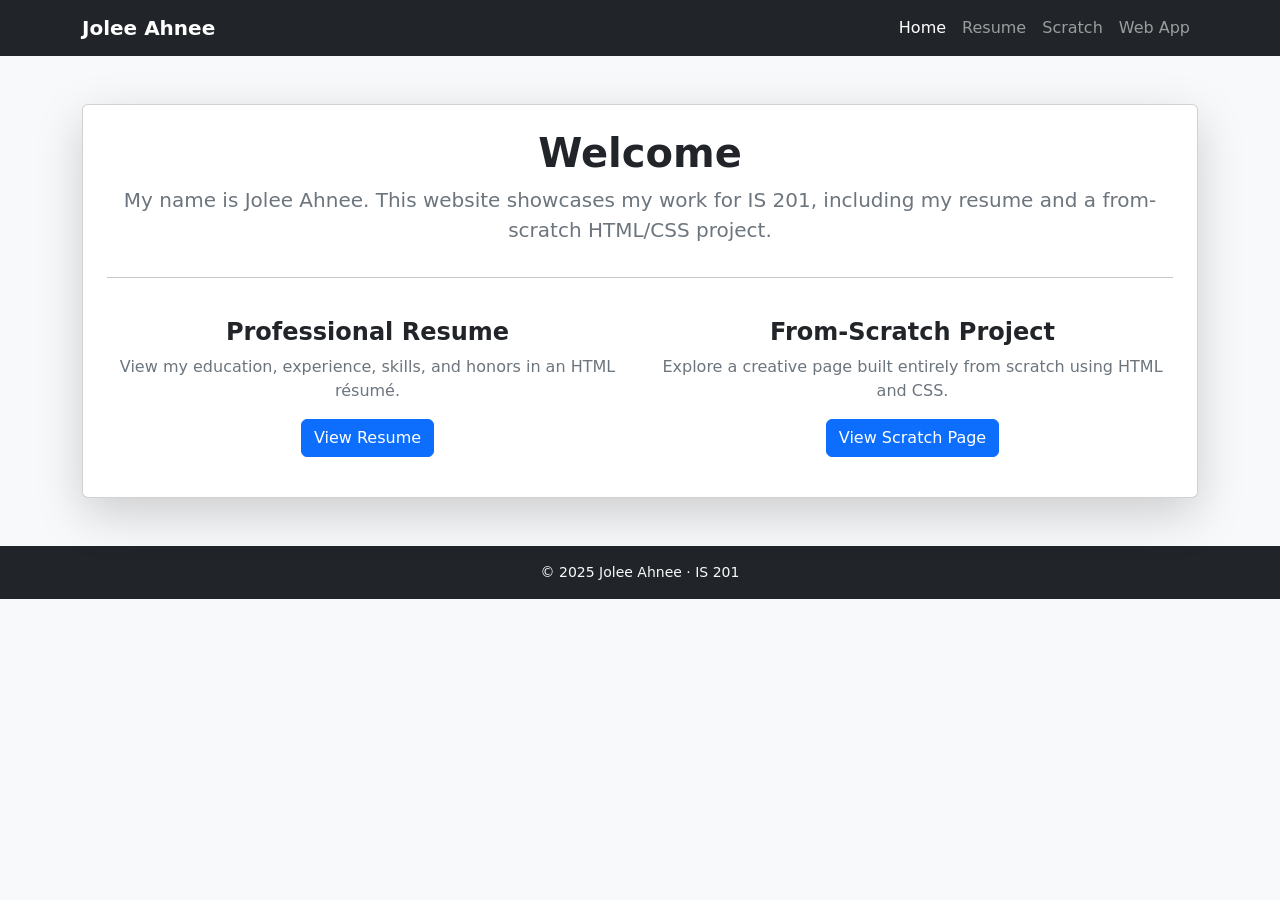
<file: index.html>
<!--
Name: Jolee Ahnee
Course: IS 201
Section: ______
Assignment: Professional Home Page
-->

<!DOCTYPE html>
<html lang="en">
<head>
  <meta charset="UTF-8" />
  <meta name="viewport" content="width=device-width, initial-scale=1.0" />
  <title>Jolee Ahnee | Home</title>

  <!-- Bootstrap CSS -->
  <link
    href="https://cdn.jsdelivr.net/npm/bootstrap@5.3.2/dist/css/bootstrap.min.css"
    rel="stylesheet"
  />
</head>

<body class="bg-light">

  <!-- NAVBAR -->
<nav class="navbar navbar-expand-lg navbar-dark bg-dark">
  <div class="container">
    <a class="navbar-brand fw-bold" href="index.html">Jolee Ahnee</a>

    <button class="navbar-toggler" type="button" data-bs-toggle="collapse" data-bs-target="#navMenu">
      <span class="navbar-toggler-icon"></span>
    </button>

    <div class="collapse navbar-collapse" id="navMenu">
      <ul class="navbar-nav ms-auto">
        <li class="nav-item">
          <a class="nav-link active" href="index.html">Home</a>
        </li>
        <li class="nav-item">
          <a class="nav-link" href="resume.html">Resume</a>
        </li>
        <li class="nav-item">
          <a class="nav-link" href="scratch.html">Scratch</a>
        </li>
        <li class="nav-item">
          <a class="nav-link" href="app.html">Web App</a>
        </li>
      </ul>
    </div>
  </div>
</nav>

  <!-- HERO SECTION -->
  <main class="container my-5">
    <div class="card shadow-lg p-4">
      <div class="text-center">
        <h1 class="fw-bold">Welcome</h1>
        <p class="lead text-secondary">
          My name is Jolee Ahnee. This website showcases my work for IS 201,
          including my resume and a from-scratch HTML/CSS project.
        </p>
      </div>

      <hr>

      <div class="row text-center mt-4">
        <div class="col-md-6 mb-3">
          <h4 class="fw-bold">Professional Resume</h4>
          <p class="text-secondary">
            View my education, experience, skills, and honors in an HTML résumé.
          </p>
          <a href="resume.html" class="btn btn-primary">View Resume</a>
        </div>

        <div class="col-md-6 mb-3">
          <h4 class="fw-bold">From-Scratch Project</h4>
          <p class="text-secondary">
            Explore a creative page built entirely from scratch using HTML and CSS.
          </p>
          <a href="scratch.html" class="btn btn-primary">View Scratch Page</a>
        </div>
      </div>
    </div>
  </main>

  <!-- FOOTER -->
  <footer class="bg-dark text-light py-3 mt-5">
    <div class="container text-center">
      <p class="mb-0 small">
        © 2025 Jolee Ahnee · IS 201
      </p>
    </div>
  </footer>

  <!-- Bootstrap JS -->
  <script src="https://cdn.jsdelivr.net/npm/bootstrap@5.3.2/dist/js/bootstrap.bundle.min.js"></script>
</body>
</html>
</file>
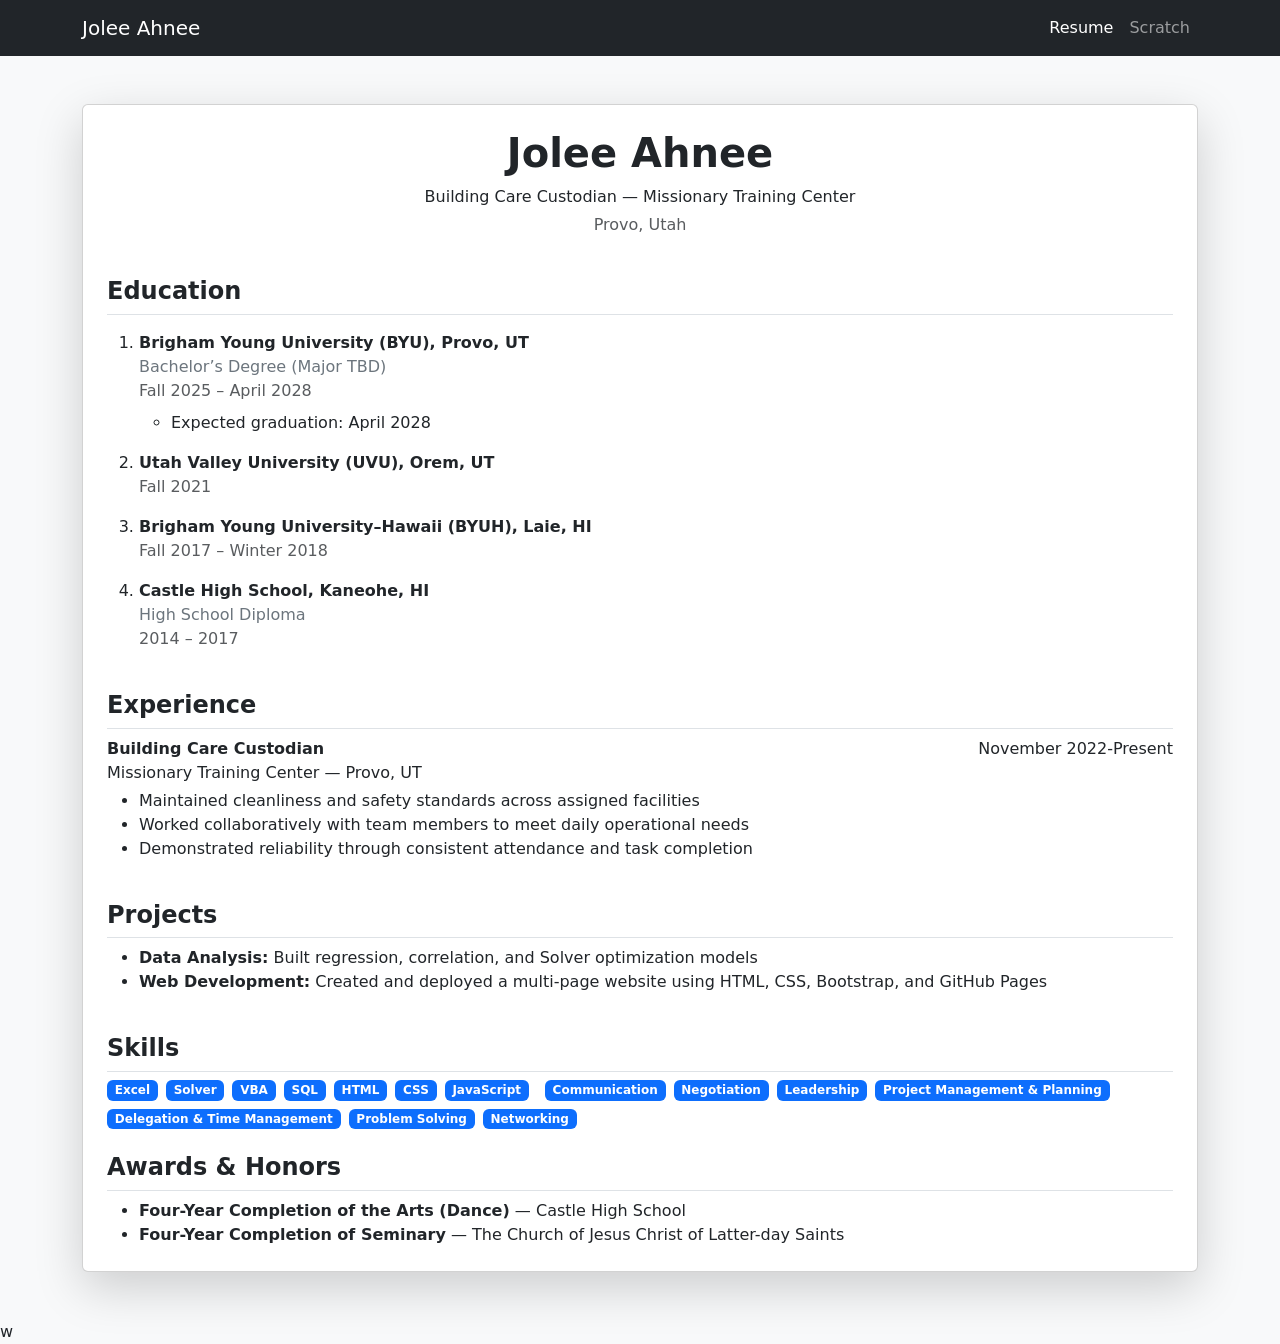
<file: resume.html>
<!DOCTYPE html>
<html lang="en">
<head>
    <!-- Bootstrap CSS -->
<link
  href="https://cdn.jsdelivr.net/npm/bootstrap@5.3.2/dist/css/bootstrap.min.css"
  rel="stylesheet"
>
    <meta charset="UTF-8">
    <meta http-equiv="X-UA-Compatible" content="IE=edge">
    <meta name="viewport" content="width=device-width, initial-scale=1.0">
    <title>My Resume</title>
    <!-- Bootstrap JS -->
<script
  src="https://cdn.jsdelivr.net/npm/bootstrap@5.3.2/dist/js/bootstrap.bundle.min.js">
</script>

</head>
<body class="bg-light">

  <!-- NAVBAR -->
<nav class="navbar navbar-expand-lg navbar-dark bg-dark">
  <div class="container">
    <a class="navbar-brand" href="index.html">Jolee Ahnee</a>
    <button class="navbar-toggler" type="button" data-bs-toggle="collapse" data-bs-target="#navMenu">
      <span class="navbar-toggler-icon"></span>
    </button>
    <div class="collapse navbar-collapse" id="navMenu">
      <ul class="navbar-nav ms-auto">
        <li class="nav-item"><a class="nav-link active" href="resume.html">Resume</a></li>
        <li class="nav-item"><a class="nav-link" href="scratch.html">Scratch</a></li>
      </ul>
    </div>
  </div>
</nav>

  <!-- MAIN CONTENT -->
  <main class="container my-5">
    <div class="card shadow-lg p-4">

      <!-- HEADER -->
      <div class="text-center mb-4">
        <h1 class="fw-bold">Jolee Ahnee</h1>
        <p class="mb-1">Building Care Custodian — Missionary Training Center</p>
        <p class="text-muted">Provo, Utah</p>
      </div>

      <!-- EDUCATION -->
      <section class="mb-4">
  <h4 class="fw-bold border-bottom pb-2">Education</h4>

  <ol class="mt-3">
    <li class="mb-3">
      <div class="fw-semibold">Brigham Young University (BYU), Provo, UT</div>
      <div class="text-secondary">Bachelor’s Degree (Major TBD)</div>
      <div class="text-muted">Fall 2025 – April 2028</div>
      <ul class="mt-2">
        <li>Expected graduation: April 2028</li>
      </ul>
    </li>

    <li class="mb-3">
      <div class="fw-semibold">Utah Valley University (UVU), Orem, UT</div>
      <div class="text-muted">Fall 2021</div>
    </li>

    <li class="mb-3">
      <div class="fw-semibold">Brigham Young University–Hawaii (BYUH), Laie, HI</div>
      <div class="text-muted">Fall 2017 – Winter 2018</div>
    </li>

    <li class="mb-3">
      <div class="fw-semibold">Castle High School, Kaneohe, HI</div>
      <div class="text-secondary">High School Diploma</div>
      <div class="text-muted">2014 – 2017</div>
    </li>
  </ol>
</section>



      <!-- EXPERIENCE -->
      <section class="mb-4">
        <h4 class="fw-bold border-bottom pb-2">Experience</h4>
        <div class="d-flex justify-content-between">
          <strong>Building Care Custodian</strong>
          <span>November 2022-Present</span>
        </div>
        <p class="mb-1">Missionary Training Center — Provo, UT</p>
        <ul>
          <li>Maintained cleanliness and safety standards across assigned facilities</li>
          <li>Worked collaboratively with team members to meet daily operational needs</li>
          <li>Demonstrated reliability through consistent attendance and task completion</li>
        </ul>
      </section>

      <!-- PROJECTS -->
      <section class="mb-4">
        <h4 class="fw-bold border-bottom pb-2">Projects</h4>
        <ul>
          <li><strong>Data Analysis:</strong> Built regression, correlation, and Solver optimization models</li>
          <li><strong>Web Development:</strong> Created and deployed a multi-page website using HTML, CSS, Bootstrap, and GitHub Pages</li>
        </ul>
      </section>

      <!-- SKILLS -->
      <section>
        <h4 class="fw-bold border-bottom pb-2">Skills</h4>
        <div class="d-flex flex-wrap gap-2">
          <span class="badge bg-primary">Excel</span>
          <span class="badge bg-primary">Solver</span>
          <span class="badge bg-primary">VBA</span>
          <span class="badge bg-primary">SQL</span>
          <span class="badge bg-primary">HTML</span>
          <span class="badge bg-primary">CSS</span>
          <span class="badge bg-primary">JavaScript</span>
       <div class="d-flex flex-wrap gap-2 mt-3"></div>
  <span class="badge bg-primary">Communication</span>
  <span class="badge bg-primary">Negotiation</span>
  <span class="badge bg-primary">Leadership</span>
  <span class="badge bg-primary">Project Management & Planning</span>
  <span class="badge bg-primary">Delegation & Time Management</span>
  <span class="badge bg-primary">Problem Solving</span>
  <span class="badge bg-primary">Networking</span>
</div>

      </section>
        <!-- Awards -->
        </section>
    <section class="mt-4">
  <h4 class="fw-bold border-bottom pb-2">Awards & Honors</h4>

  <ul class="mb-0">
    <li>
      <strong>Four-Year Completion of the Arts (Dance)</strong> — Castle High School
    </li>
    <li>
      <strong>Four-Year Completion of Seminary</strong> — The Church of Jesus Christ of Latter-day Saints
    </li>
  </ul>
</section>


    </div>
  </main>

</body>
w
</body>
</html>
</file>
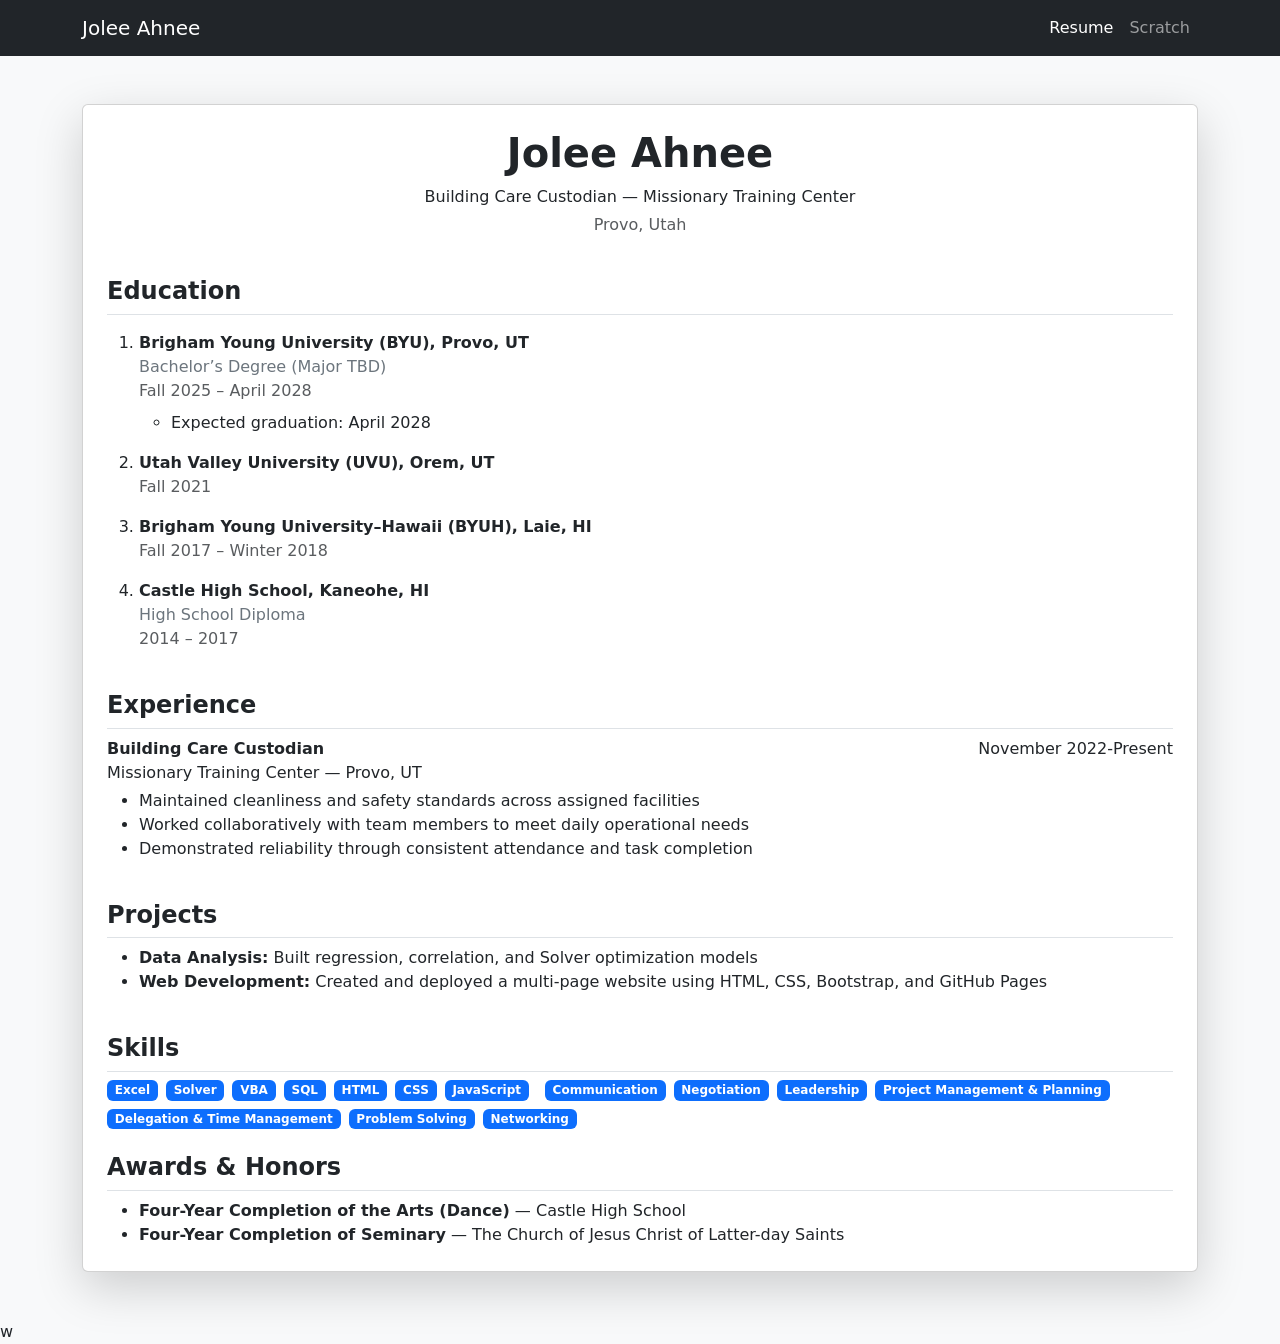
<file: IS 201/html/docs/resume.html>
<!DOCTYPE html>
<html lang="en">
<head>
    <!-- Bootstrap CSS -->
<link
  href="https://cdn.jsdelivr.net/npm/bootstrap@5.3.2/dist/css/bootstrap.min.css"
  rel="stylesheet"
>
    <meta charset="UTF-8">
    <meta http-equiv="X-UA-Compatible" content="IE=edge">
    <meta name="viewport" content="width=device-width, initial-scale=1.0">
    <title>My Resume</title>
    <!-- Bootstrap JS -->
<script
  src="https://cdn.jsdelivr.net/npm/bootstrap@5.3.2/dist/js/bootstrap.bundle.min.js">
</script>

</head>
<body class="bg-light">

  <!-- NAVBAR -->
<nav class="navbar navbar-expand-lg navbar-dark bg-dark">
  <div class="container">
    <a class="navbar-brand" href="index.html">Jolee Ahnee</a>
    <button class="navbar-toggler" type="button" data-bs-toggle="collapse" data-bs-target="#navMenu">
      <span class="navbar-toggler-icon"></span>
    </button>
    <div class="collapse navbar-collapse" id="navMenu">
      <ul class="navbar-nav ms-auto">
        <li class="nav-item"><a class="nav-link active" href="resume.html">Resume</a></li>
        <li class="nav-item"><a class="nav-link" href="scratch.html">Scratch</a></li>
      </ul>
    </div>
  </div>
</nav>

  <!-- MAIN CONTENT -->
  <main class="container my-5">
    <div class="card shadow-lg p-4">

      <!-- HEADER -->
      <div class="text-center mb-4">
        <h1 class="fw-bold">Jolee Ahnee</h1>
        <p class="mb-1">Building Care Custodian — Missionary Training Center</p>
        <p class="text-muted">Provo, Utah</p>
      </div>

      <!-- EDUCATION -->
      <section class="mb-4">
  <h4 class="fw-bold border-bottom pb-2">Education</h4>

  <ol class="mt-3">
    <li class="mb-3">
      <div class="fw-semibold">Brigham Young University (BYU), Provo, UT</div>
      <div class="text-secondary">Bachelor’s Degree (Major TBD)</div>
      <div class="text-muted">Fall 2025 – April 2028</div>
      <ul class="mt-2">
        <li>Expected graduation: April 2028</li>
      </ul>
    </li>

    <li class="mb-3">
      <div class="fw-semibold">Utah Valley University (UVU), Orem, UT</div>
      <div class="text-muted">Fall 2021</div>
    </li>

    <li class="mb-3">
      <div class="fw-semibold">Brigham Young University–Hawaii (BYUH), Laie, HI</div>
      <div class="text-muted">Fall 2017 – Winter 2018</div>
    </li>

    <li class="mb-3">
      <div class="fw-semibold">Castle High School, Kaneohe, HI</div>
      <div class="text-secondary">High School Diploma</div>
      <div class="text-muted">2014 – 2017</div>
    </li>
  </ol>
</section>



      <!-- EXPERIENCE -->
      <section class="mb-4">
        <h4 class="fw-bold border-bottom pb-2">Experience</h4>
        <div class="d-flex justify-content-between">
          <strong>Building Care Custodian</strong>
          <span>November 2022-Present</span>
        </div>
        <p class="mb-1">Missionary Training Center — Provo, UT</p>
        <ul>
          <li>Maintained cleanliness and safety standards across assigned facilities</li>
          <li>Worked collaboratively with team members to meet daily operational needs</li>
          <li>Demonstrated reliability through consistent attendance and task completion</li>
        </ul>
      </section>

      <!-- PROJECTS -->
      <section class="mb-4">
        <h4 class="fw-bold border-bottom pb-2">Projects</h4>
        <ul>
          <li><strong>Data Analysis:</strong> Built regression, correlation, and Solver optimization models</li>
          <li><strong>Web Development:</strong> Created and deployed a multi-page website using HTML, CSS, Bootstrap, and GitHub Pages</li>
        </ul>
      </section>

      <!-- SKILLS -->
      <section>
        <h4 class="fw-bold border-bottom pb-2">Skills</h4>
        <div class="d-flex flex-wrap gap-2">
          <span class="badge bg-primary">Excel</span>
          <span class="badge bg-primary">Solver</span>
          <span class="badge bg-primary">VBA</span>
          <span class="badge bg-primary">SQL</span>
          <span class="badge bg-primary">HTML</span>
          <span class="badge bg-primary">CSS</span>
          <span class="badge bg-primary">JavaScript</span>
       <div class="d-flex flex-wrap gap-2 mt-3"></div>
  <span class="badge bg-primary">Communication</span>
  <span class="badge bg-primary">Negotiation</span>
  <span class="badge bg-primary">Leadership</span>
  <span class="badge bg-primary">Project Management & Planning</span>
  <span class="badge bg-primary">Delegation & Time Management</span>
  <span class="badge bg-primary">Problem Solving</span>
  <span class="badge bg-primary">Networking</span>
</div>

      </section>
        <!-- Awards -->
        </section>
    <section class="mt-4">
  <h4 class="fw-bold border-bottom pb-2">Awards & Honors</h4>

  <ul class="mb-0">
    <li>
      <strong>Four-Year Completion of the Arts (Dance)</strong> — Castle High School
    </li>
    <li>
      <strong>Four-Year Completion of Seminary</strong> — The Church of Jesus Christ of Latter-day Saints
    </li>
  </ul>
</section>


    </div>
  </main>

</body>
w
</body>
</html>
</file>
